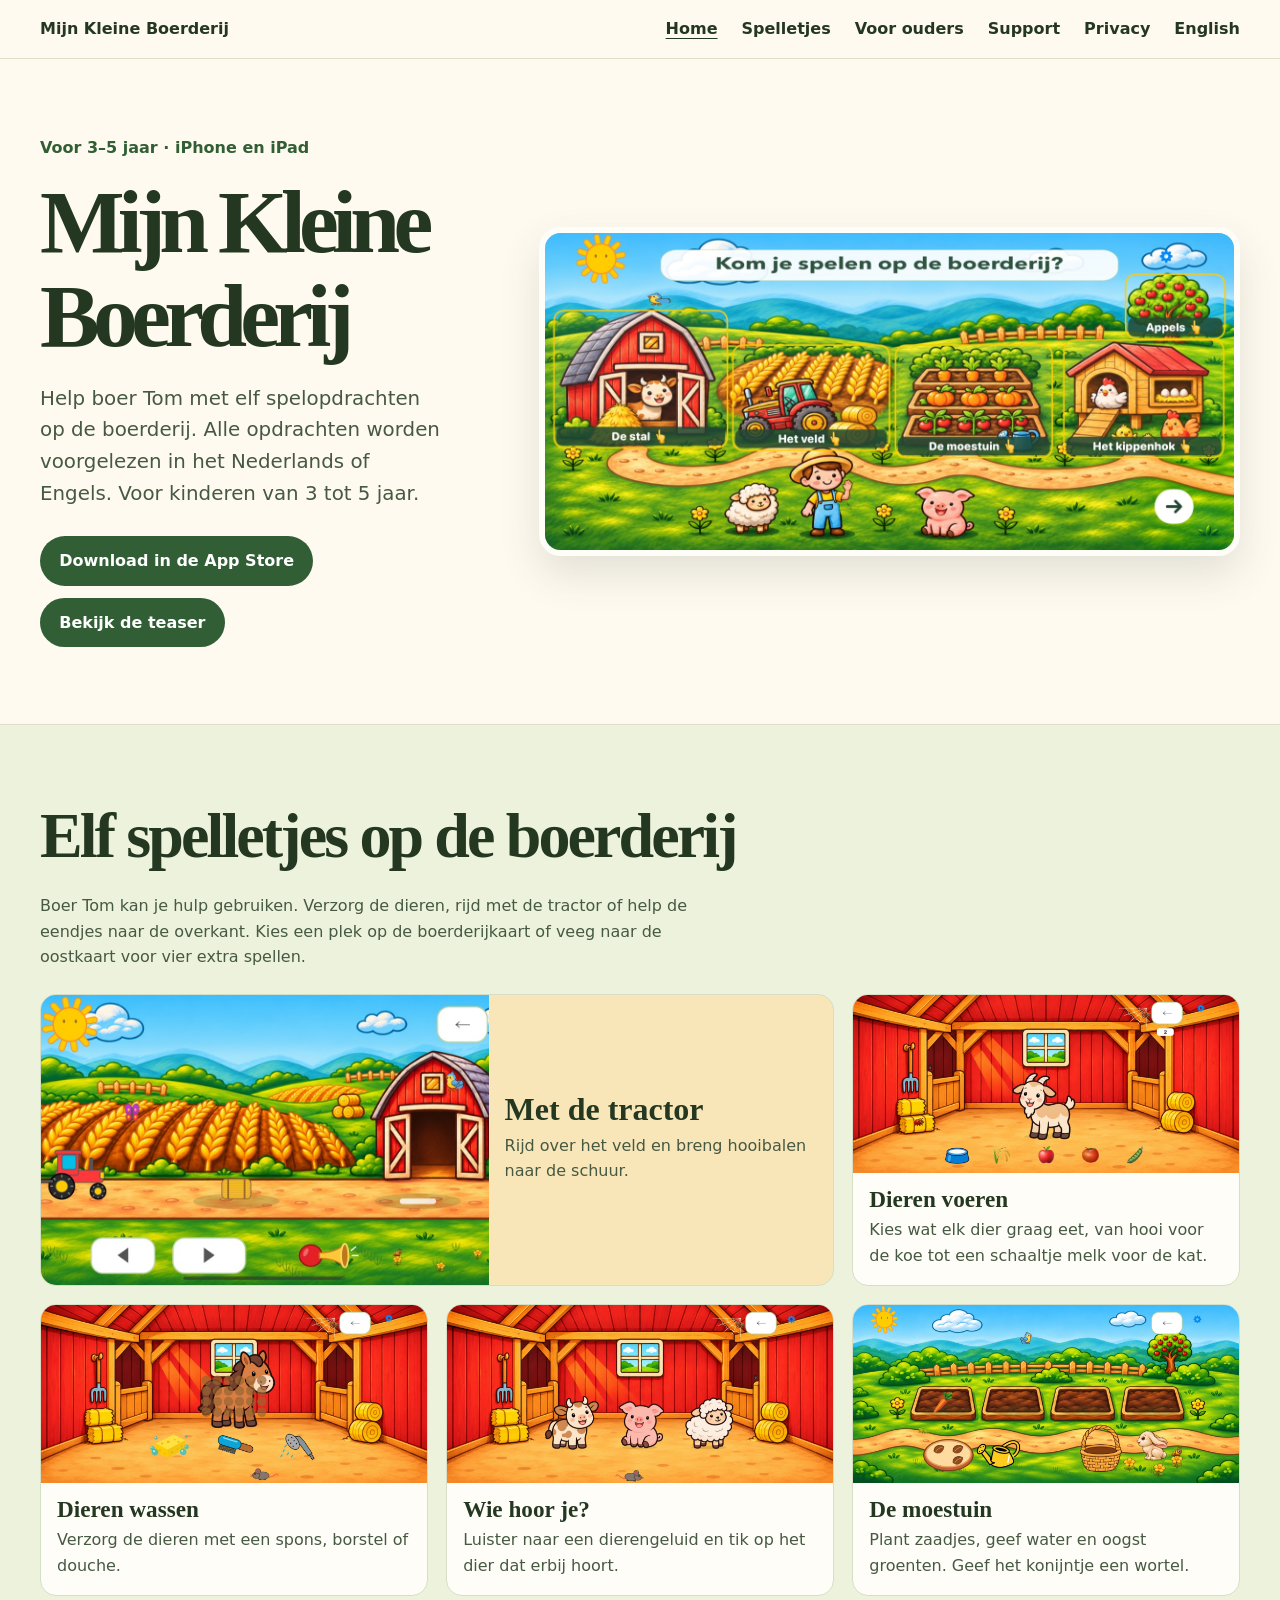
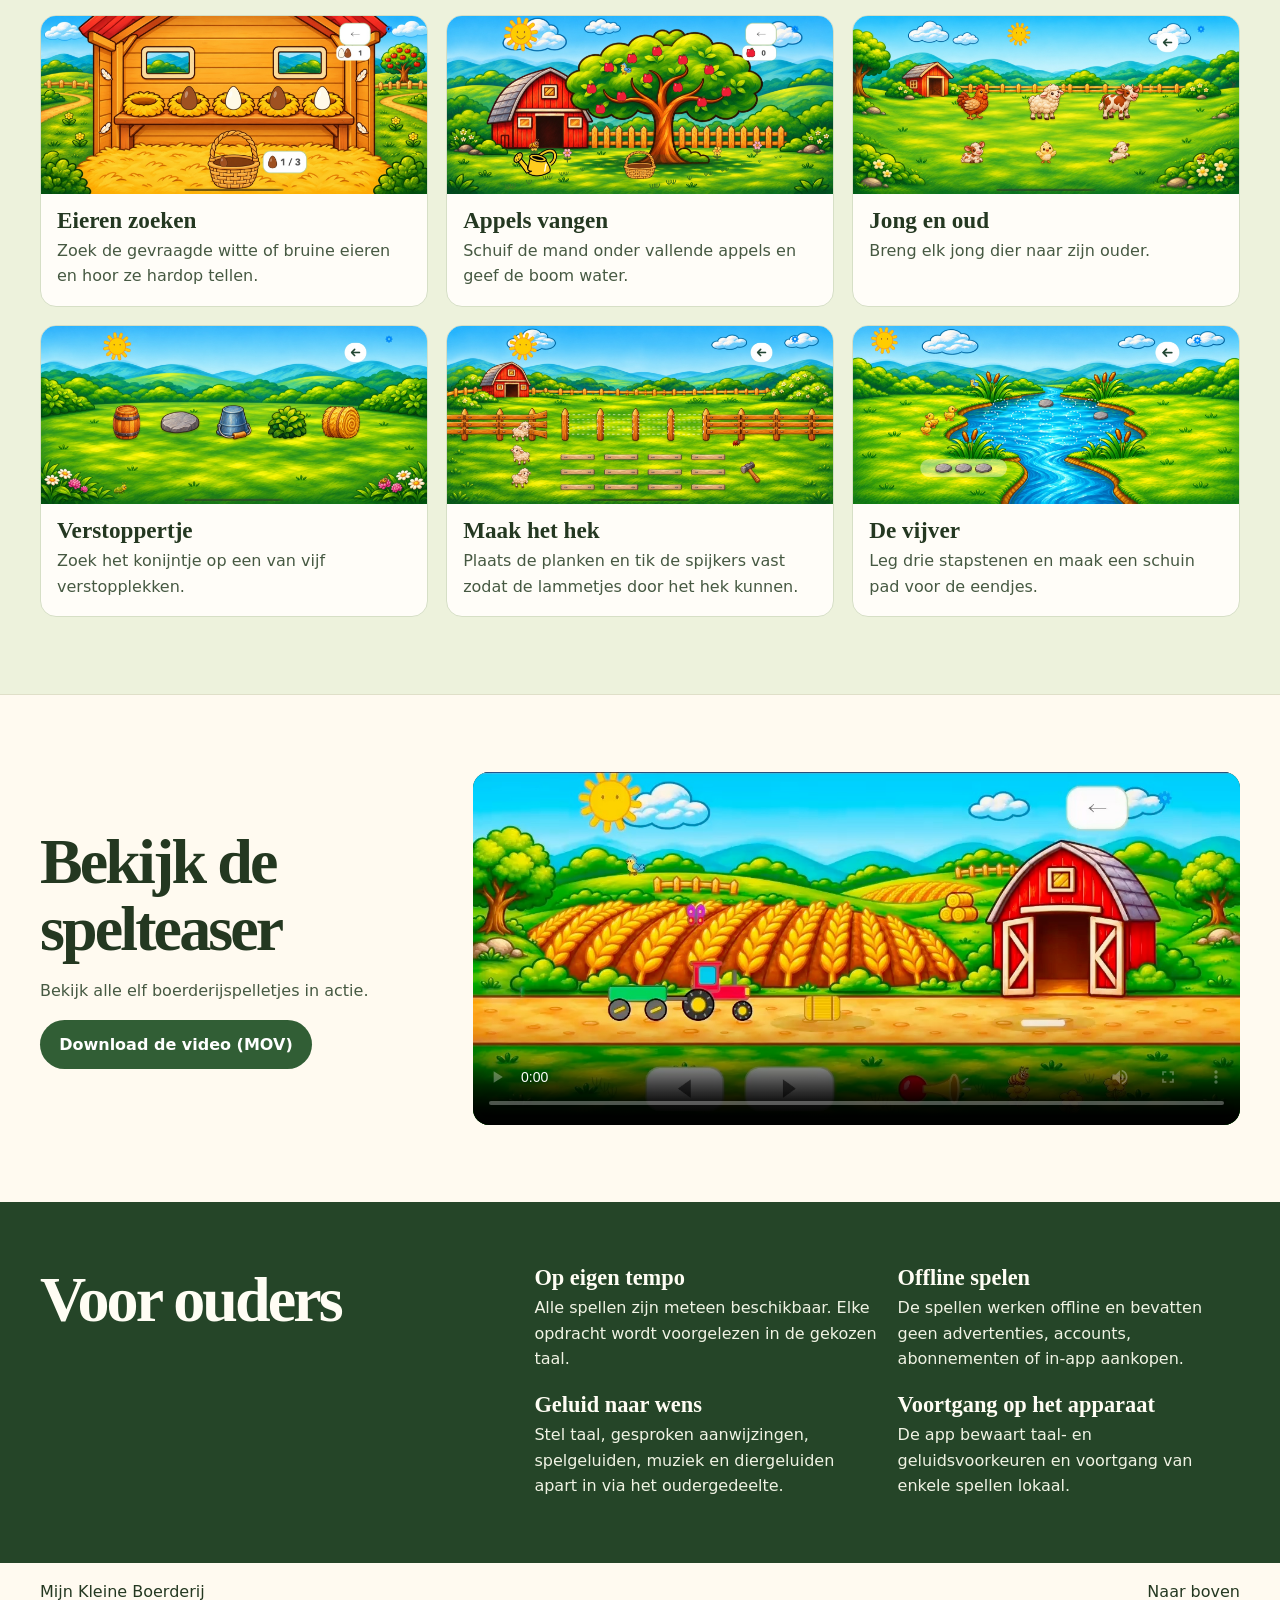
<file: index.html>
<!doctype html>
<html lang="nl">
<head>
  <meta charset="utf-8">
  <meta name="viewport" content="width=device-width, initial-scale=1">
  <meta name="description" content="Help boer Tom met elf spelopdrachten op de boerderij. Alle opdrachten worden voorgelezen in het Nederlands of Engels. Voor kinderen van 3 tot 5 jaar.">
  <title>Mijn Kleine Boerderij · Spelen, zorgen en ontdekken</title>
  <link rel="stylesheet" href="styles.css">
</head>
<body id="boven">
  <header class="masthead">
    <div class="wrap">
      <a class="brand" href="index.html">Mijn Kleine Boerderij</a>
      <nav aria-label="Hoofdnavigatie">
        <a href="index.html" aria-current="page">Home</a>
        <a href="#spelletjes">Spelletjes</a>
        <a href="#voor-ouders">Voor ouders</a>
        <a href="support.html">Support</a>
        <a href="privacy.html">Privacy</a>
        <a href="gb/index.html" lang="en">English</a>
      </nav>
    </div>
  </header>

  <main>
    <section class="hero wrap" aria-labelledby="titel">
      <div>
        <p class="platform">Voor 3–5 jaar · iPhone en iPad</p>
        <h1 id="titel">Mijn Kleine Boerderij</h1>
        <p>Help boer Tom met elf spelopdrachten op de boerderij. Alle opdrachten worden voorgelezen in het Nederlands of Engels. Voor kinderen van 3 tot 5 jaar.</p>
        <div class="hero-actions">
          <a class="button" href="https://apps.apple.com/nl/app/mijnboerderij/id6836933727">Download in de App Store</a>
          <a class="button" href="#preview">Bekijk de teaser</a>
        </div>
      </div>
      <div class="hero-image">
        <img src="Previews/farm-map.jpg" alt="De boerderij met een rode stal, een tractor, een moestuin, een kippenhok en een appelboom" width="662" height="1440" fetchpriority="high">
      </div>
    </section>

    <section class="games" id="spelletjes" aria-labelledby="spellentitel">
      <div class="wrap">
        <h2 id="spellentitel">Elf spelletjes op de boerderij</h2>
        <p class="games-intro">Boer Tom kan je hulp gebruiken. Verzorg de dieren, rijd met de tractor of help de eendjes naar de overkant. Kies een plek op de boerderijkaart of veeg naar de oostkaart voor vier extra spellen.</p>
        <div class="game-grid">
          <article class="game">
            <img src="Previews/background-veld.jpg" alt="Het veld waar je met de tractor rijdt" width="1440" height="662" loading="lazy">
            <div><h3>Met de tractor</h3><p>Rijd over het veld en breng hooibalen naar de schuur.</p></div>
          </article>
          <article class="game">
            <img src="Previews/animal-feeding.jpg" alt="Een boerderijdier met verschillende soorten voer" width="1440" height="662" loading="lazy">
            <div><h3>Dieren voeren</h3><p>Kies wat elk dier graag eet, van hooi voor de koe tot een schaaltje melk voor de kat.</p></div>
          </article>
          <article class="game">
            <img src="Previews/animal-care.jpg" alt="Een boerderijdier in de stal met verzorgingsspullen" width="1440" height="662" loading="lazy">
            <div><h3>Dieren wassen</h3><p>Verzorg de dieren met een spons, borstel of douche.</p></div>
          </article>
          <article class="game">
            <img src="Previews/animal-sounds.jpg" alt="Dieren waaruit je kunt kiezen bij het geluidenspel" width="1440" height="662" loading="lazy">
            <div><h3>Wie hoor je?</h3><p>Luister naar een dierengeluid en tik op het dier dat erbij hoort.</p></div>
          </article>
          <article class="game">
            <img src="Previews/background-moestuin.jpg" alt="De plantvakken in de moestuin" width="662" height="1440" loading="lazy">
            <div><h3>De moestuin</h3><p>Plant zaadjes, geef water en oogst groenten. Geef het konijntje een wortel.</p></div>
          </article>
          <article class="game">
            <img src="Previews/eggs-color-sorting.jpg" alt="Het spel waarin je eieren op kleur verzamelt" width="1440" height="662" loading="lazy">
            <div><h3>Eieren zoeken</h3><p>Zoek de gevraagde witte of bruine eieren en hoor ze hardop tellen.</p></div>
          </article>
          <article class="game">
            <img src="Previews/apples.jpg" alt="Een appelboom met een mand om appels te vangen" width="662" height="1440" loading="lazy">
            <div><h3>Appels vangen</h3><p>Schuif de mand onder vallende appels en geef de boom water.</p></div>
          </article>
          <article class="game">
            <img src="Previews/jong-en-oud.jpg" alt="Jonge dieren en hun ouders in het weiland" width="1440" height="662" loading="lazy">
            <div><h3>Jong en oud</h3><p>Breng elk jong dier naar zijn ouder.</p></div>
          </article>
          <article class="game">
            <img src="Previews/waar-is-het-konijn.jpg" alt="Vijf mogelijke verstopplekken voor het konijn" width="1440" height="662" loading="lazy">
            <div><h3>Verstoppertje</h3><p>Zoek het konijntje op een van vijf verstopplekken.</p></div>
          </article>
          <article class="game">
            <img src="Previews/maak-het-hek-dicht.jpg" alt="Losse planken en een hamer bij een open hek" width="1440" height="662" loading="lazy">
            <div><h3>Maak het hek</h3><p>Plaats de planken en tik de spijkers vast zodat de lammetjes door het hek kunnen.</p></div>
          </article>
          <article class="game">
            <img src="Previews/help-oversteken.jpg" alt="Eendjes op de oever en stapstenen in het water" width="662" height="1440" loading="lazy">
            <div><h3>De vijver</h3><p>Leg drie stapstenen en maak een schuin pad voor de eendjes.</p></div>
          </article>
        </div>
      </div>
    </section>

    <section class="preview wrap" id="preview" aria-labelledby="previewtitel">
      <div>
        <h2 id="previewtitel">Bekijk de spelteaser</h2>
        <p id="previewbeschrijving">Bekijk alle elf boerderijspelletjes in actie.</p>
        <a class="button" href="Previews/spelpreview.mov" download>Download de video (MOV)</a>
      </div>
      <video controls playsinline preload="metadata" poster="Previews/spelpreview.jpg"
             width="1280" height="590" aria-label="Spelbeelden van alle elf boerderijspelletjes" aria-describedby="previewbeschrijving">
        <source src="Previews/spelpreview.mov" type="video/quicktime">
        <source src="Previews/spelpreview.mp4" type="video/mp4">
      </video>
    </section>

    <section class="parents" id="voor-ouders" aria-labelledby="ouderstitel">
      <div class="wrap">
        <h2 id="ouderstitel">Voor ouders</h2>
        <div class="parent-details">
          <div><h3>Op eigen tempo</h3><p>Alle spellen zijn meteen beschikbaar. Elke opdracht wordt voorgelezen in de gekozen taal.</p></div>
          <div><h3>Offline spelen</h3><p>De spellen werken offline en bevatten geen advertenties, accounts, abonnementen of in-app aankopen.</p></div>
          <div><h3>Geluid naar wens</h3><p>Stel taal, gesproken aanwijzingen, spelgeluiden, muziek en diergeluiden apart in via het oudergedeelte.</p></div>
          <div><h3>Voortgang op het apparaat</h3><p>De app bewaart taal- en geluidsvoorkeuren en voortgang van enkele spellen lokaal.</p></div>
        </div>
      </div>
    </section>
  </main>

  <footer class="footer">
    <div class="wrap">
      <span>Mijn Kleine Boerderij</span>
      <a href="#boven">Naar boven</a>
    </div>
  </footer>
</body>
</html>
</file>
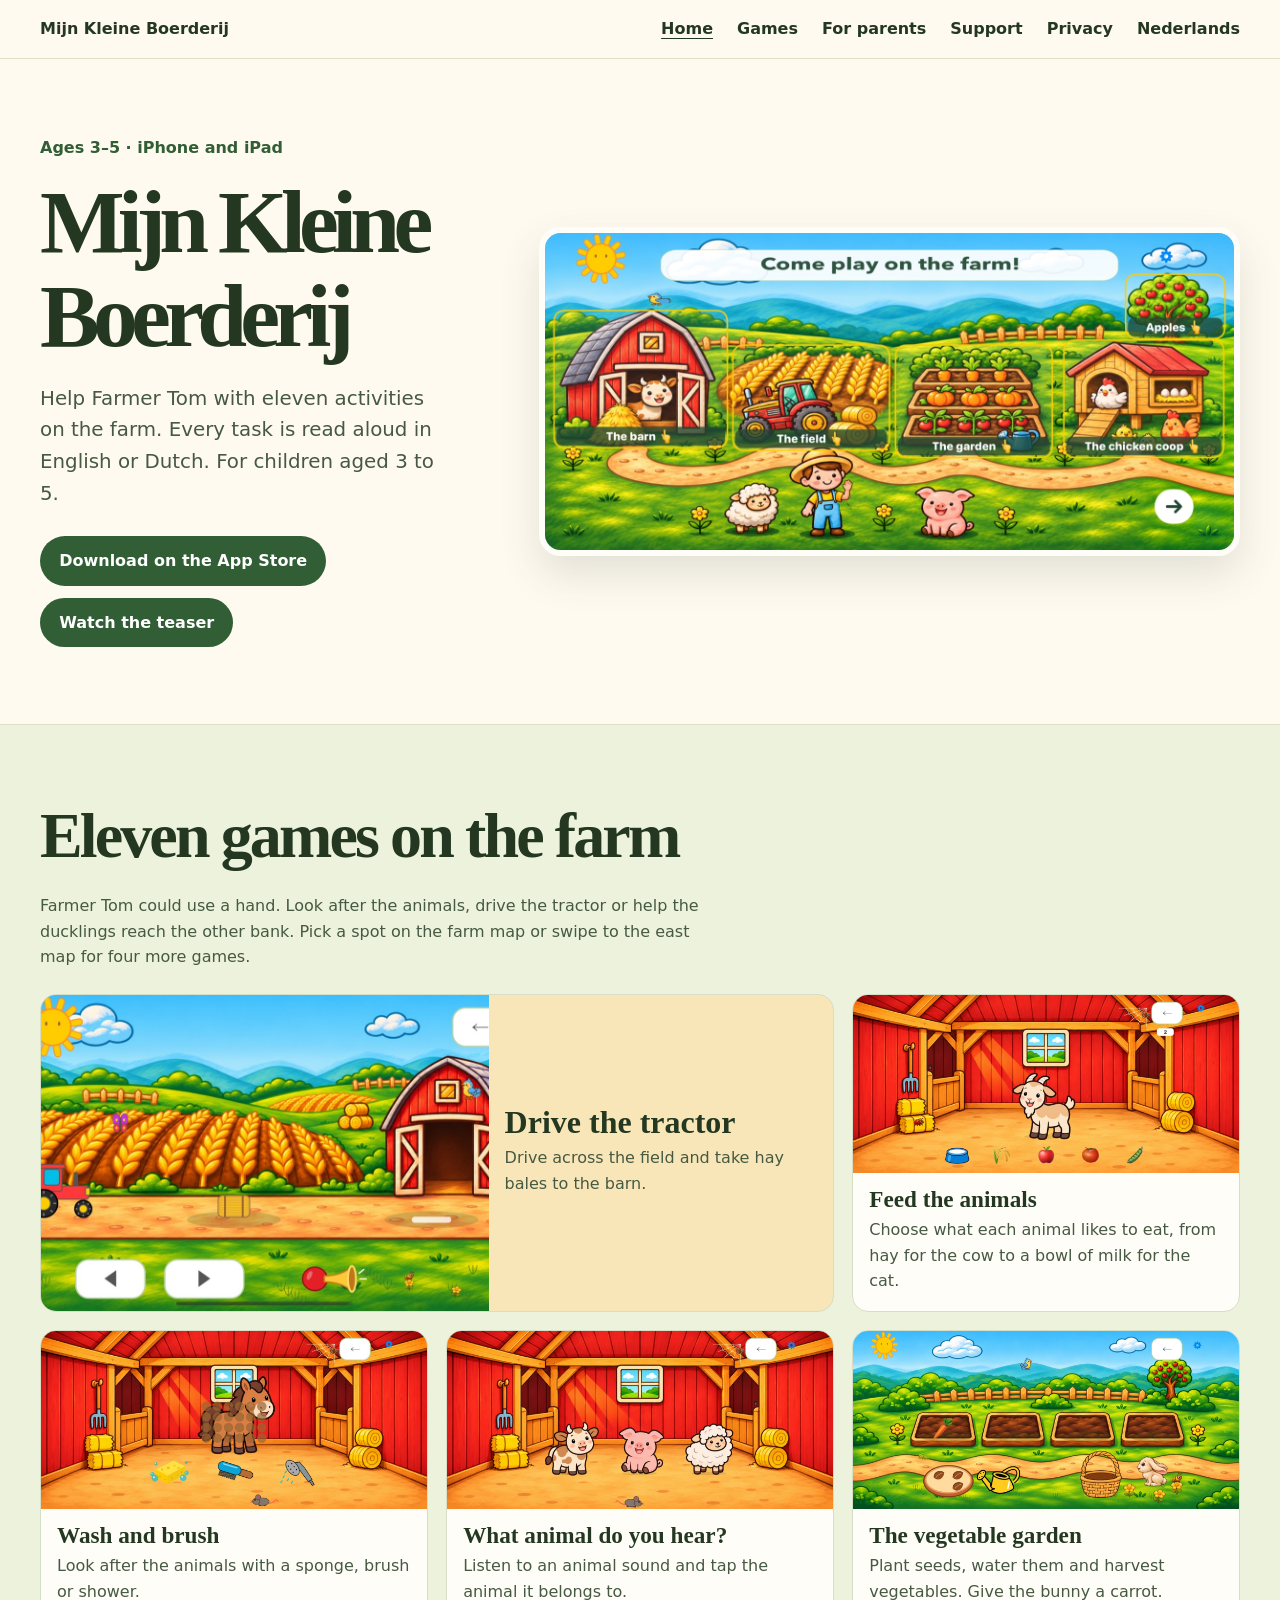
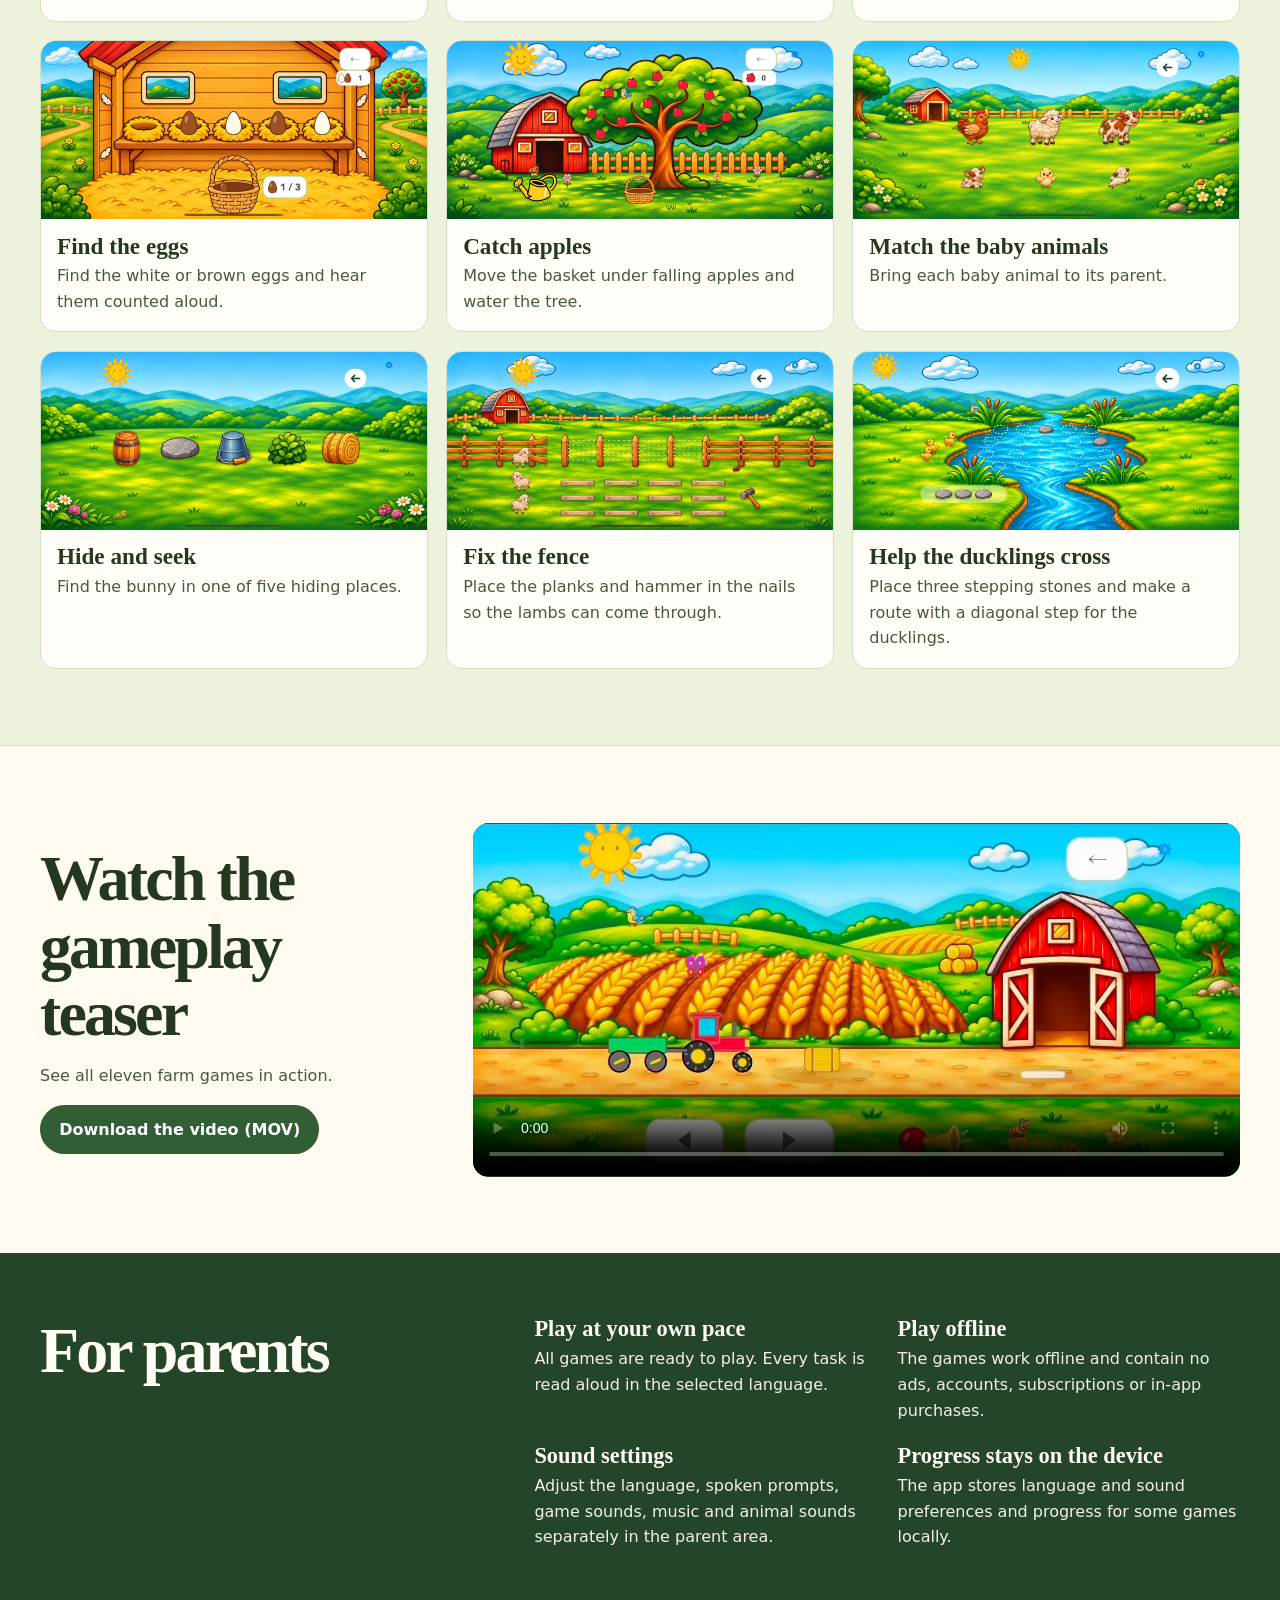
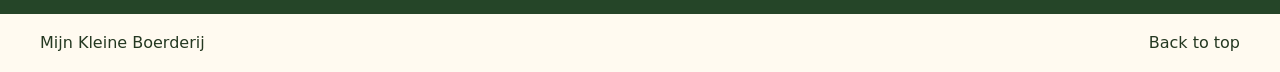
<file: gb/index.html>
<!doctype html>
<html lang="en-GB">
<head>
  <meta charset="utf-8">
  <meta name="viewport" content="width=device-width, initial-scale=1">
  <meta name="description" content="Help Farmer Tom with eleven activities on the farm. Every task is read aloud in English or Dutch. For children aged 3 to 5.">
  <title>Mijn Kleine Boerderij · Play, care and discover</title>
  <link rel="stylesheet" href="styles.css">
</head>
<body id="boven">
  <header class="masthead">
    <div class="wrap">
      <a class="brand" href="index.html">Mijn Kleine Boerderij</a>
      <nav aria-label="Main navigation">
        <a href="index.html" aria-current="page">Home</a>
        <a href="#spelletjes">Games</a>
        <a href="#voor-ouders">For parents</a>
        <a href="support.html">Support</a>
        <a href="privacy.html">Privacy</a>
        <a href="../index.html" lang="nl">Nederlands</a>
      </nav>
    </div>
  </header>

  <main>
    <section class="hero wrap" aria-labelledby="titel">
      <div>
        <p class="platform">Ages 3–5 · iPhone and iPad</p>
        <h1 id="titel">Mijn Kleine Boerderij</h1>
        <p>Help Farmer Tom with eleven activities on the farm. Every task is read aloud in English or Dutch. For children aged 3 to 5.</p>
        <div class="hero-actions">
          <a class="button" href="https://apps.apple.com/nl/app/mijnboerderij/id6836933727">Download on the App Store</a>
          <a class="button" href="#preview">Watch the teaser</a>
        </div>
      </div>
      <div class="hero-image">
        <img src="Previews/farm-map.jpg" alt="The farm, with a red barn, tractor, vegetable garden, chicken coop and apple tree" width="662" height="1440" fetchpriority="high">
      </div>
    </section>

    <section class="games" id="spelletjes" aria-labelledby="spellentitel">
      <div class="wrap">
        <h2 id="spellentitel">Eleven games on the farm</h2>
        <p class="games-intro">Farmer Tom could use a hand. Look after the animals, drive the tractor or help the ducklings reach the other bank. Pick a spot on the farm map or swipe to the east map for four more games.</p>
        <div class="game-grid">
          <article class="game">
            <img src="../Previews/background-veld.jpg" alt="The field where you drive the tractor" width="1440" height="662" loading="lazy">
            <div><h3>Drive the tractor</h3><p>Drive across the field and take hay bales to the barn.</p></div>
          </article>
          <article class="game">
            <img src="../Previews/animal-feeding.jpg" alt="A farm animal with different kinds of food" width="1440" height="662" loading="lazy">
            <div><h3>Feed the animals</h3><p>Choose what each animal likes to eat, from hay for the cow to a bowl of milk for the cat.</p></div>
          </article>
          <article class="game">
            <img src="../Previews/animal-care.jpg" alt="A farm animal in the barn with grooming tools" width="1440" height="662" loading="lazy">
            <div><h3>Wash and brush</h3><p>Look after the animals with a sponge, brush or shower.</p></div>
          </article>
          <article class="game">
            <img src="../Previews/animal-sounds.jpg" alt="Animals to choose from in the animal sounds game" width="1440" height="662" loading="lazy">
            <div><h3>What animal do you hear?</h3><p>Listen to an animal sound and tap the animal it belongs to.</p></div>
          </article>
          <article class="game">
            <img src="../Previews/background-moestuin.jpg" alt="The planting beds in the vegetable garden" width="662" height="1440" loading="lazy">
            <div><h3>The vegetable garden</h3><p>Plant seeds, water them and harvest vegetables. Give the bunny a carrot.</p></div>
          </article>
          <article class="game">
            <img src="../Previews/eggs-color-sorting.jpg" alt="The game where you collect eggs by colour" width="1440" height="662" loading="lazy">
            <div><h3>Find the eggs</h3><p>Find the white or brown eggs and hear them counted aloud.</p></div>
          </article>
          <article class="game">
            <img src="../Previews/apples.jpg" alt="An apple tree and a basket for catching apples" width="662" height="1440" loading="lazy">
            <div><h3>Catch apples</h3><p>Move the basket under falling apples and water the tree.</p></div>
          </article>
          <article class="game">
            <img src="../Previews/jong-en-oud.jpg" alt="Baby animals and their parents in the meadow" width="1440" height="662" loading="lazy">
            <div><h3>Match the baby animals</h3><p>Bring each baby animal to its parent.</p></div>
          </article>
          <article class="game">
            <img src="../Previews/waar-is-het-konijn.jpg" alt="Five places where the bunny might be hiding" width="1440" height="662" loading="lazy">
            <div><h3>Hide and seek</h3><p>Find the bunny in one of five hiding places.</p></div>
          </article>
          <article class="game">
            <img src="../Previews/maak-het-hek-dicht.jpg" alt="Loose planks and a hammer beside the unfinished fence" width="1440" height="662" loading="lazy">
            <div><h3>Fix the fence</h3><p>Place the planks and hammer in the nails so the lambs can come through.</p></div>
          </article>
          <article class="game">
            <img src="../Previews/help-oversteken.jpg" alt="Ducklings on the bank and stepping stones in the water" width="662" height="1440" loading="lazy">
            <div><h3>Help the ducklings cross</h3><p>Place three stepping stones and make a route with a diagonal step for the ducklings.</p></div>
          </article>
        </div>
      </div>
    </section>

    <section class="preview wrap" id="preview" aria-labelledby="previewtitel">
      <div>
        <h2 id="previewtitel">Watch the gameplay teaser</h2>
        <p id="previewbeschrijving">See all eleven farm games in action.</p>
        <a class="button" href="../Previews/spelpreview.mov" download>Download the video (MOV)</a>
      </div>
      <video controls playsinline preload="metadata" poster="../Previews/spelpreview.jpg"
             width="1280" height="590" aria-label="Gameplay from all eleven farm games" aria-describedby="previewbeschrijving">
        <source src="../Previews/spelpreview.mov" type="video/quicktime">
        <source src="../Previews/spelpreview.mp4" type="video/mp4">
      </video>
    </section>

    <section class="parents" id="voor-ouders" aria-labelledby="ouderstitel">
      <div class="wrap">
        <h2 id="ouderstitel">For parents</h2>
        <div class="parent-details">
          <div><h3>Play at your own pace</h3><p>All games are ready to play. Every task is read aloud in the selected language.</p></div>
          <div><h3>Play offline</h3><p>The games work offline and contain no ads, accounts, subscriptions or in-app purchases.</p></div>
          <div><h3>Sound settings</h3><p>Adjust the language, spoken prompts, game sounds, music and animal sounds separately in the parent area.</p></div>
          <div><h3>Progress stays on the device</h3><p>The app stores language and sound preferences and progress for some games locally.</p></div>
        </div>
      </div>
    </section>
  </main>

  <footer class="footer">
    <div class="wrap">
      <span>Mijn Kleine Boerderij</span>
      <a href="#boven">Back to top</a>
    </div>
  </footer>
</body>
</html>
</file>
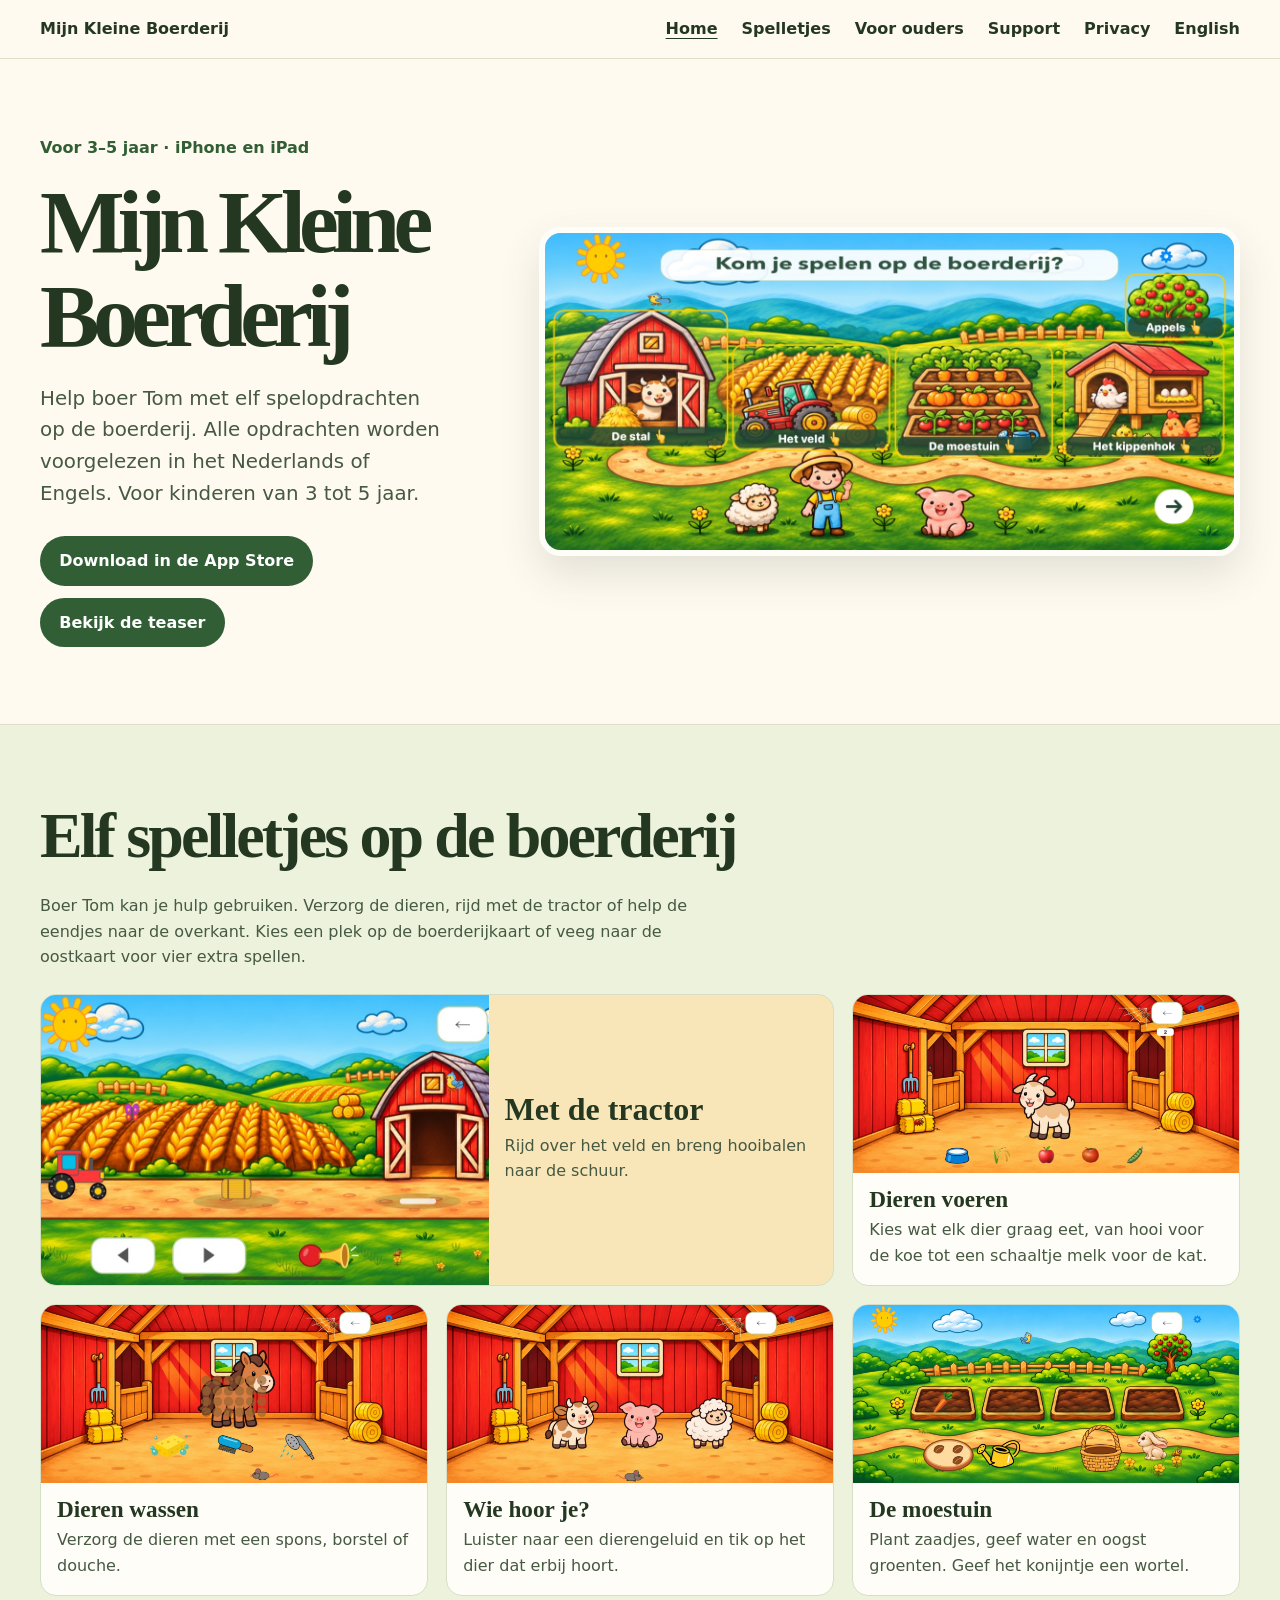
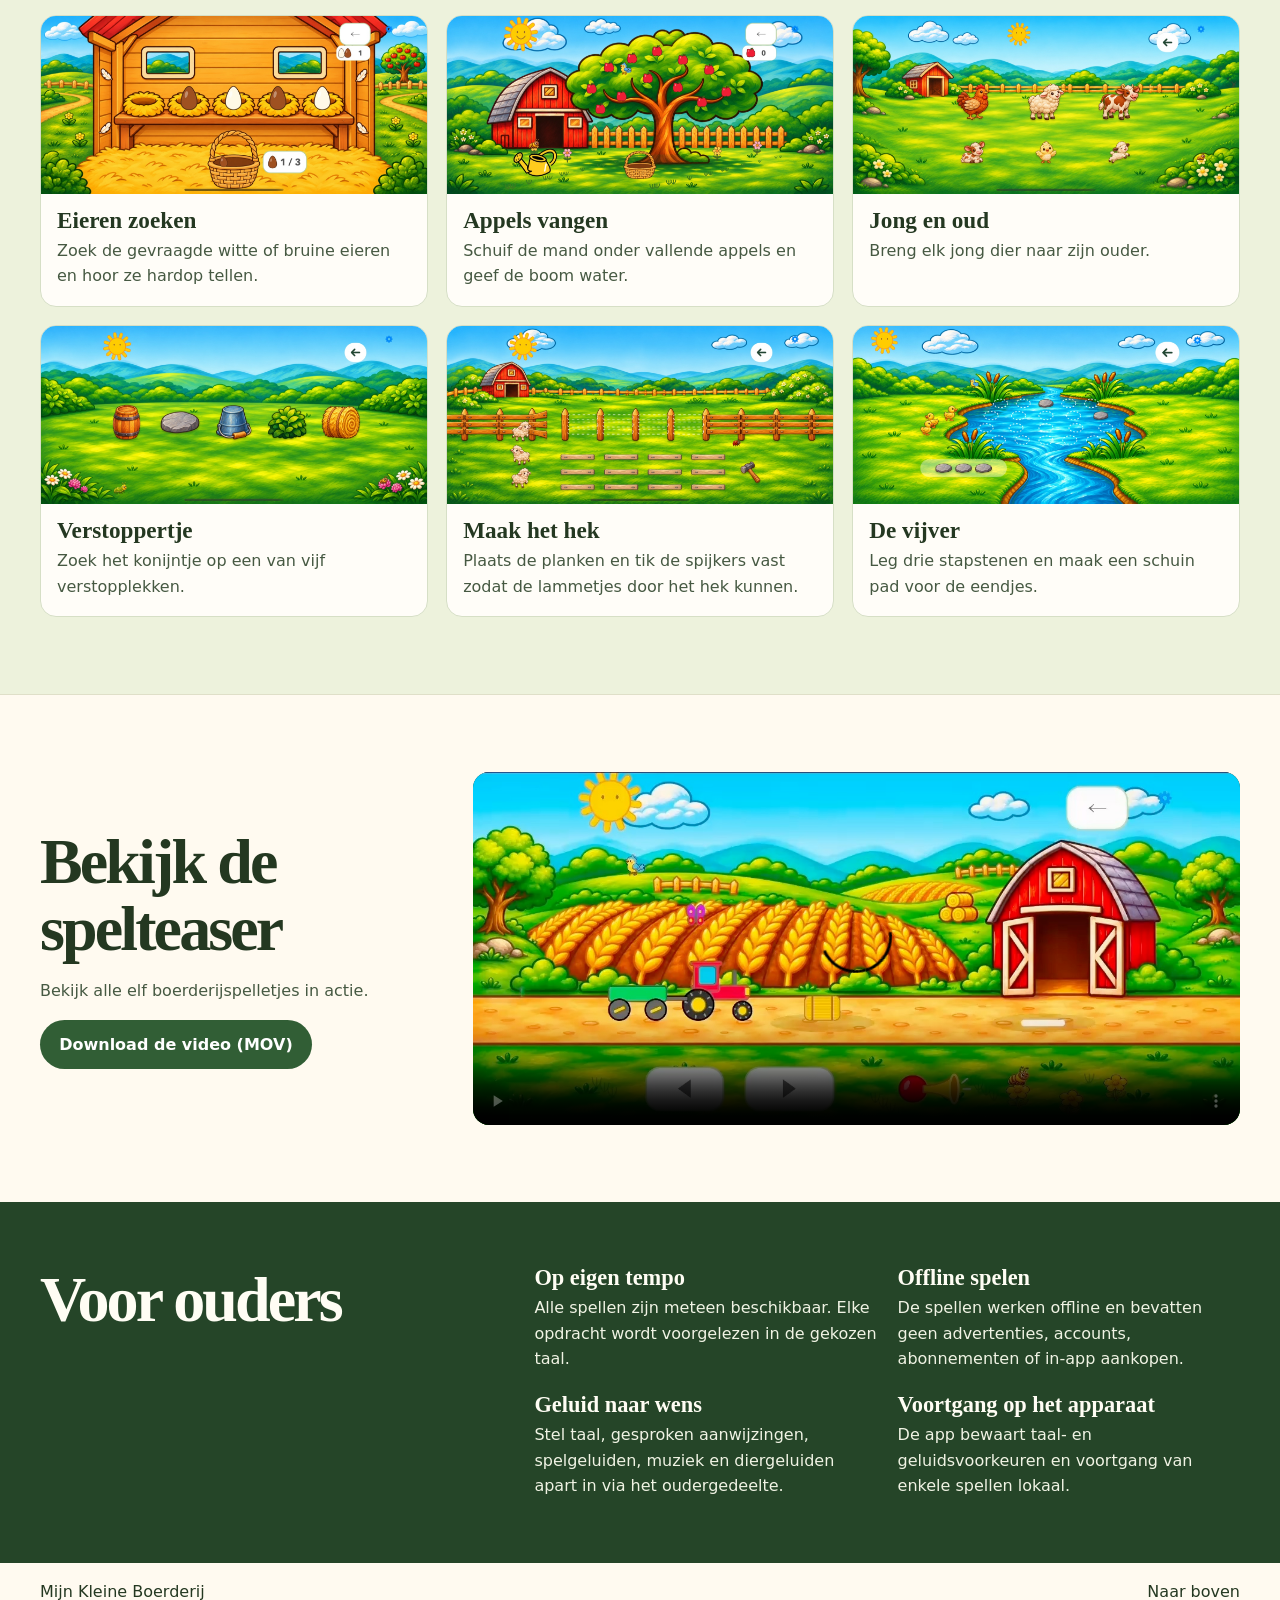
<file: Marketing/index.html>
<!doctype html>
<html lang="nl">
<head>
  <meta charset="utf-8">
  <meta name="viewport" content="width=device-width, initial-scale=1">
  <meta http-equiv="refresh" content="0; url=../index.html">
  <link rel="canonical" href="../index.html">
  <title>Mijn Kleine Boerderij</title>
</head>
<body>
  <p><a href="../index.html">Ga naar Mijn Kleine Boerderij</a></p>
</body>
</html>
</file>
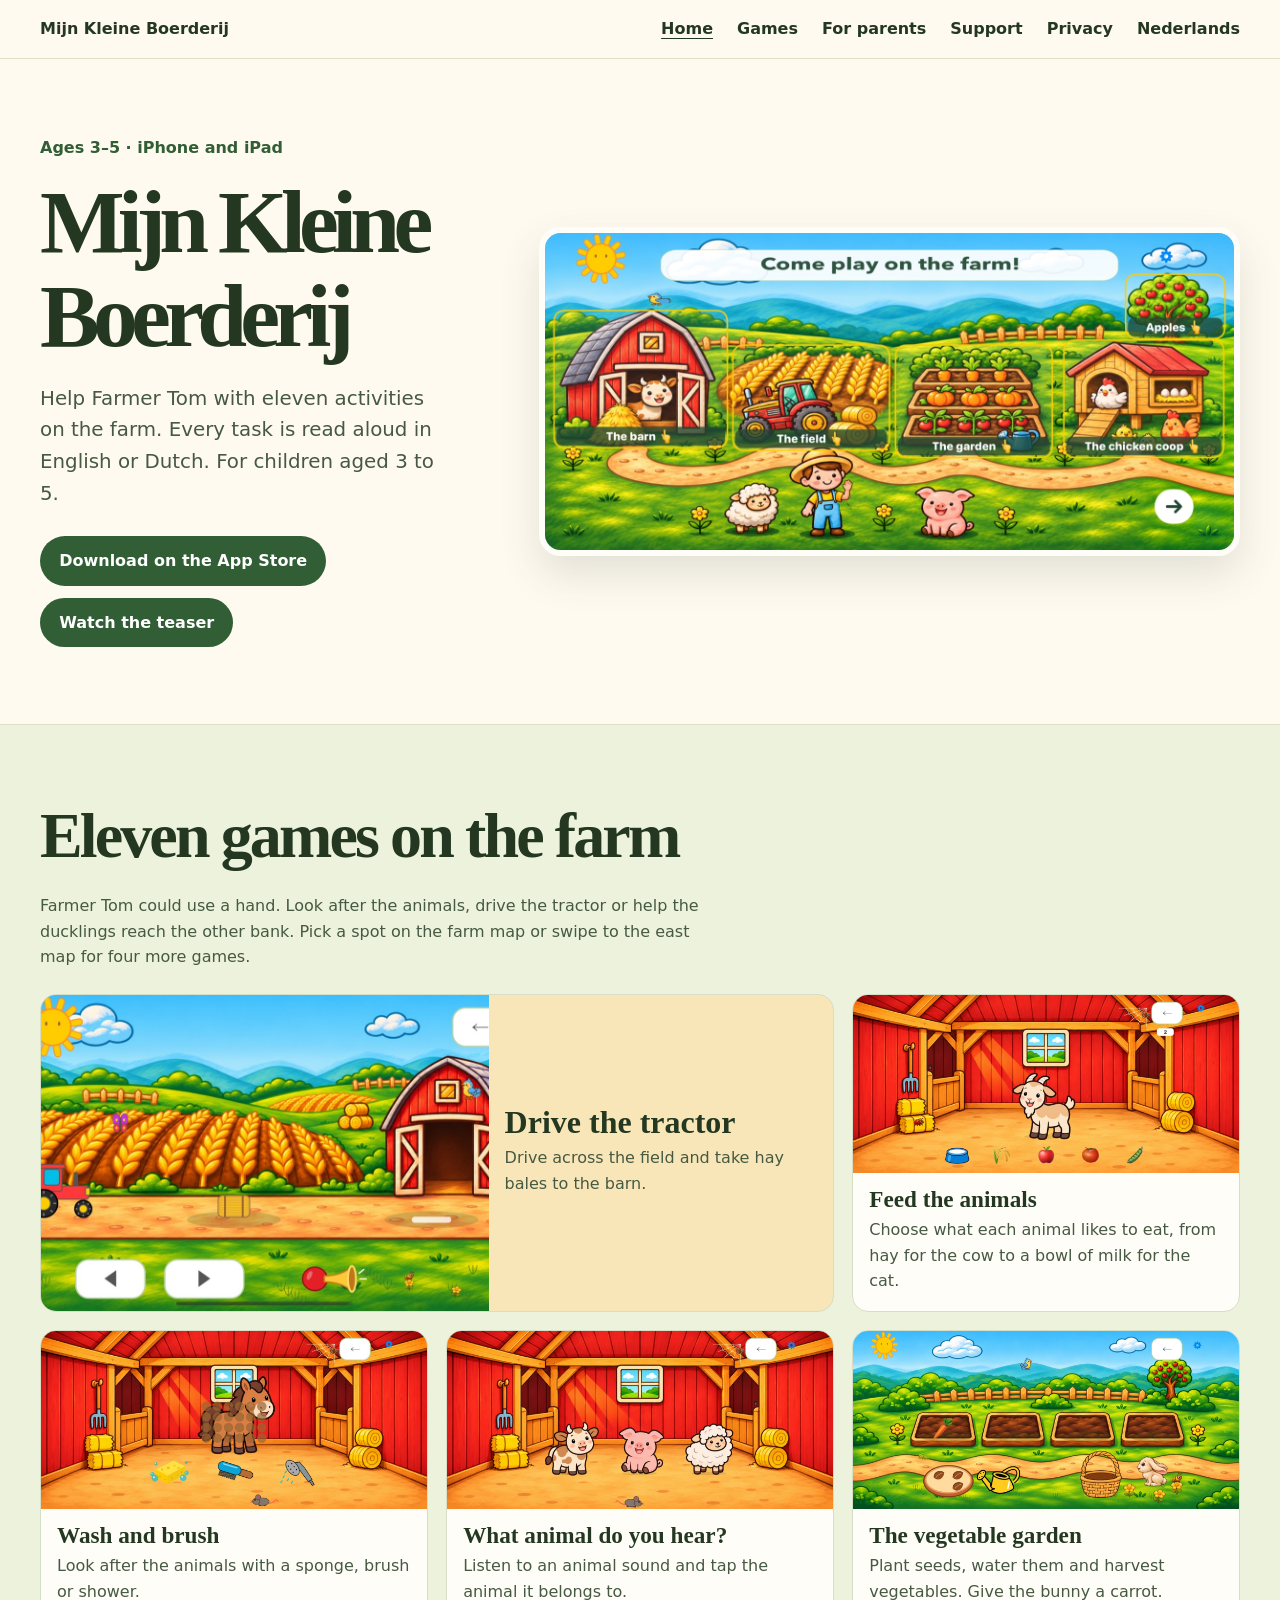
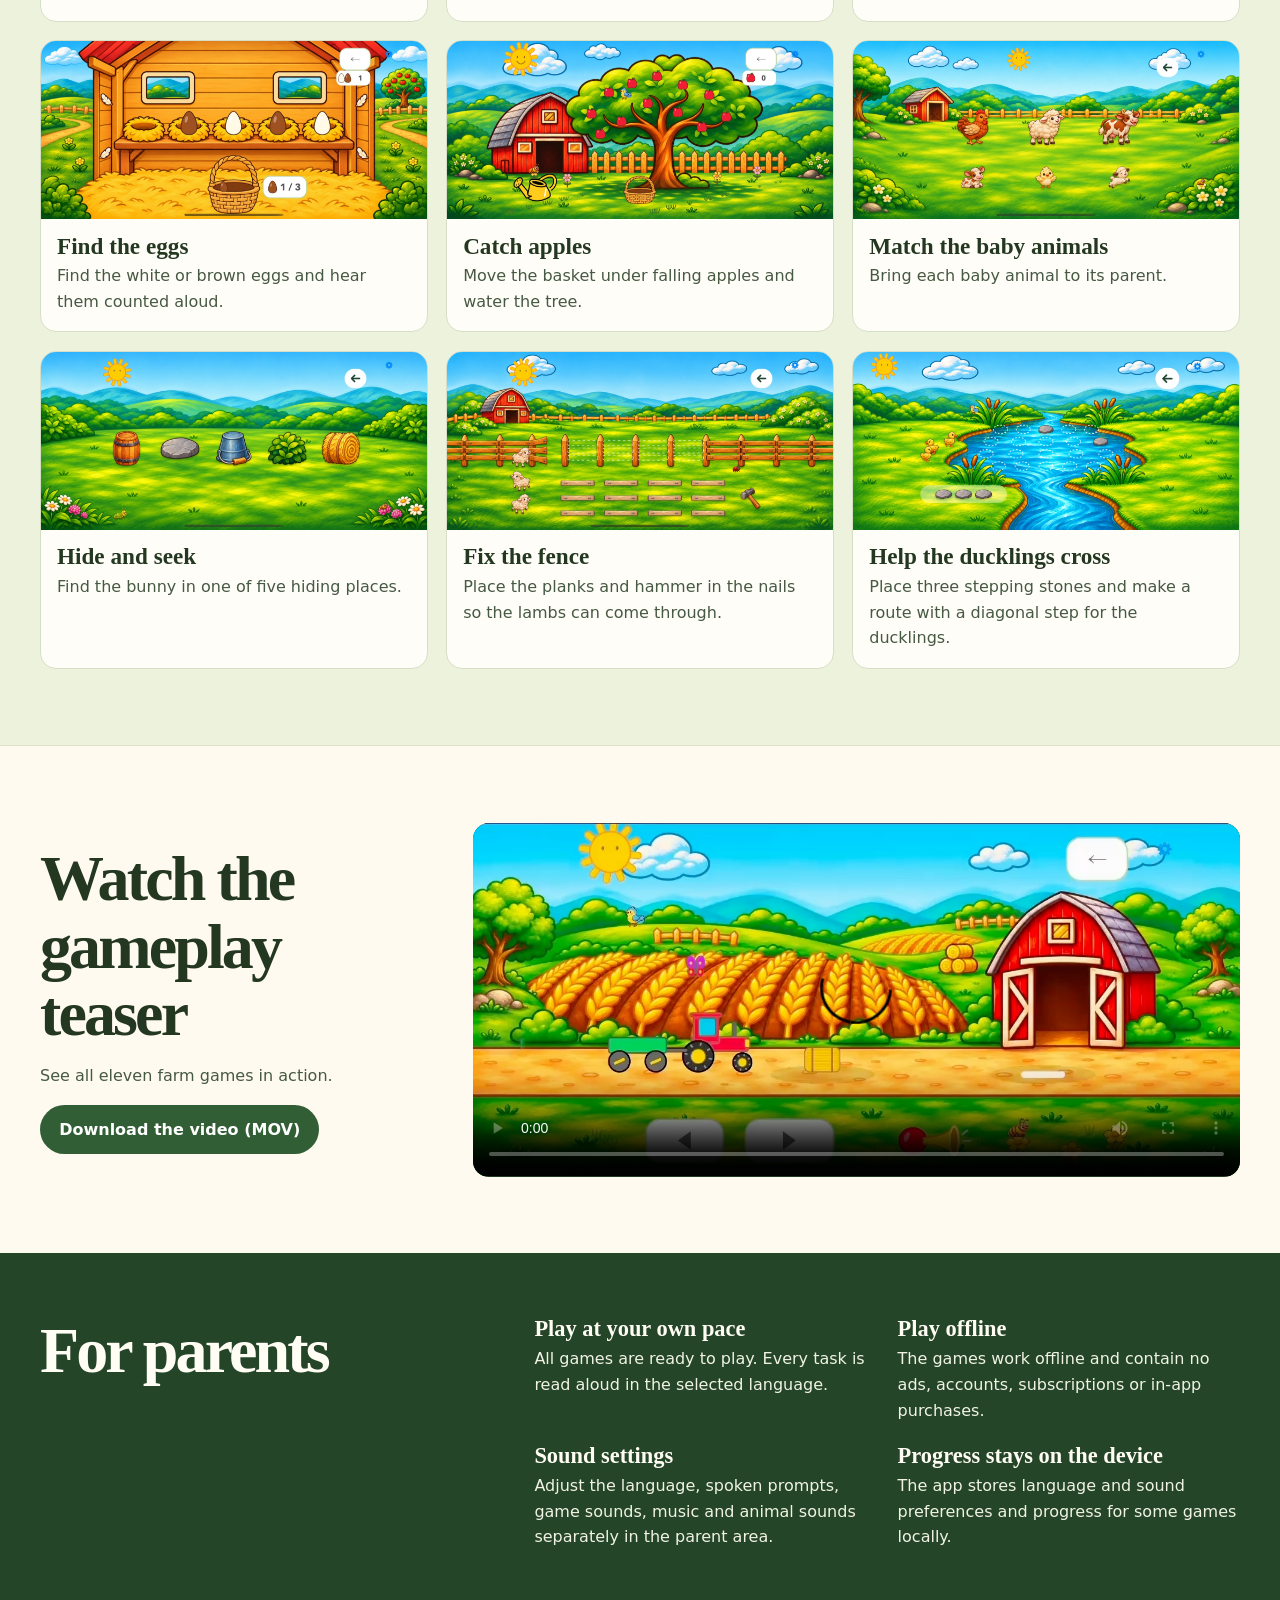
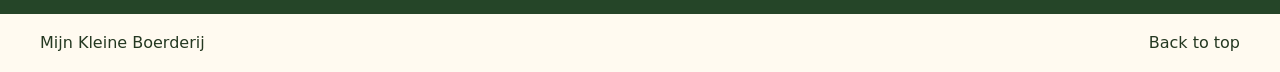
<file: gb/Marketing/index.html>
<!doctype html>
<html lang="en-GB">
<head>
  <meta charset="utf-8">
  <meta name="viewport" content="width=device-width, initial-scale=1">
  <meta http-equiv="refresh" content="0; url=../index.html">
  <link rel="canonical" href="../index.html">
  <title>Mijn Kleine Boerderij</title>
</head>
<body>
  <p><a href="../index.html">Go to Mijn Kleine Boerderij</a></p>
</body>
</html>
</file>
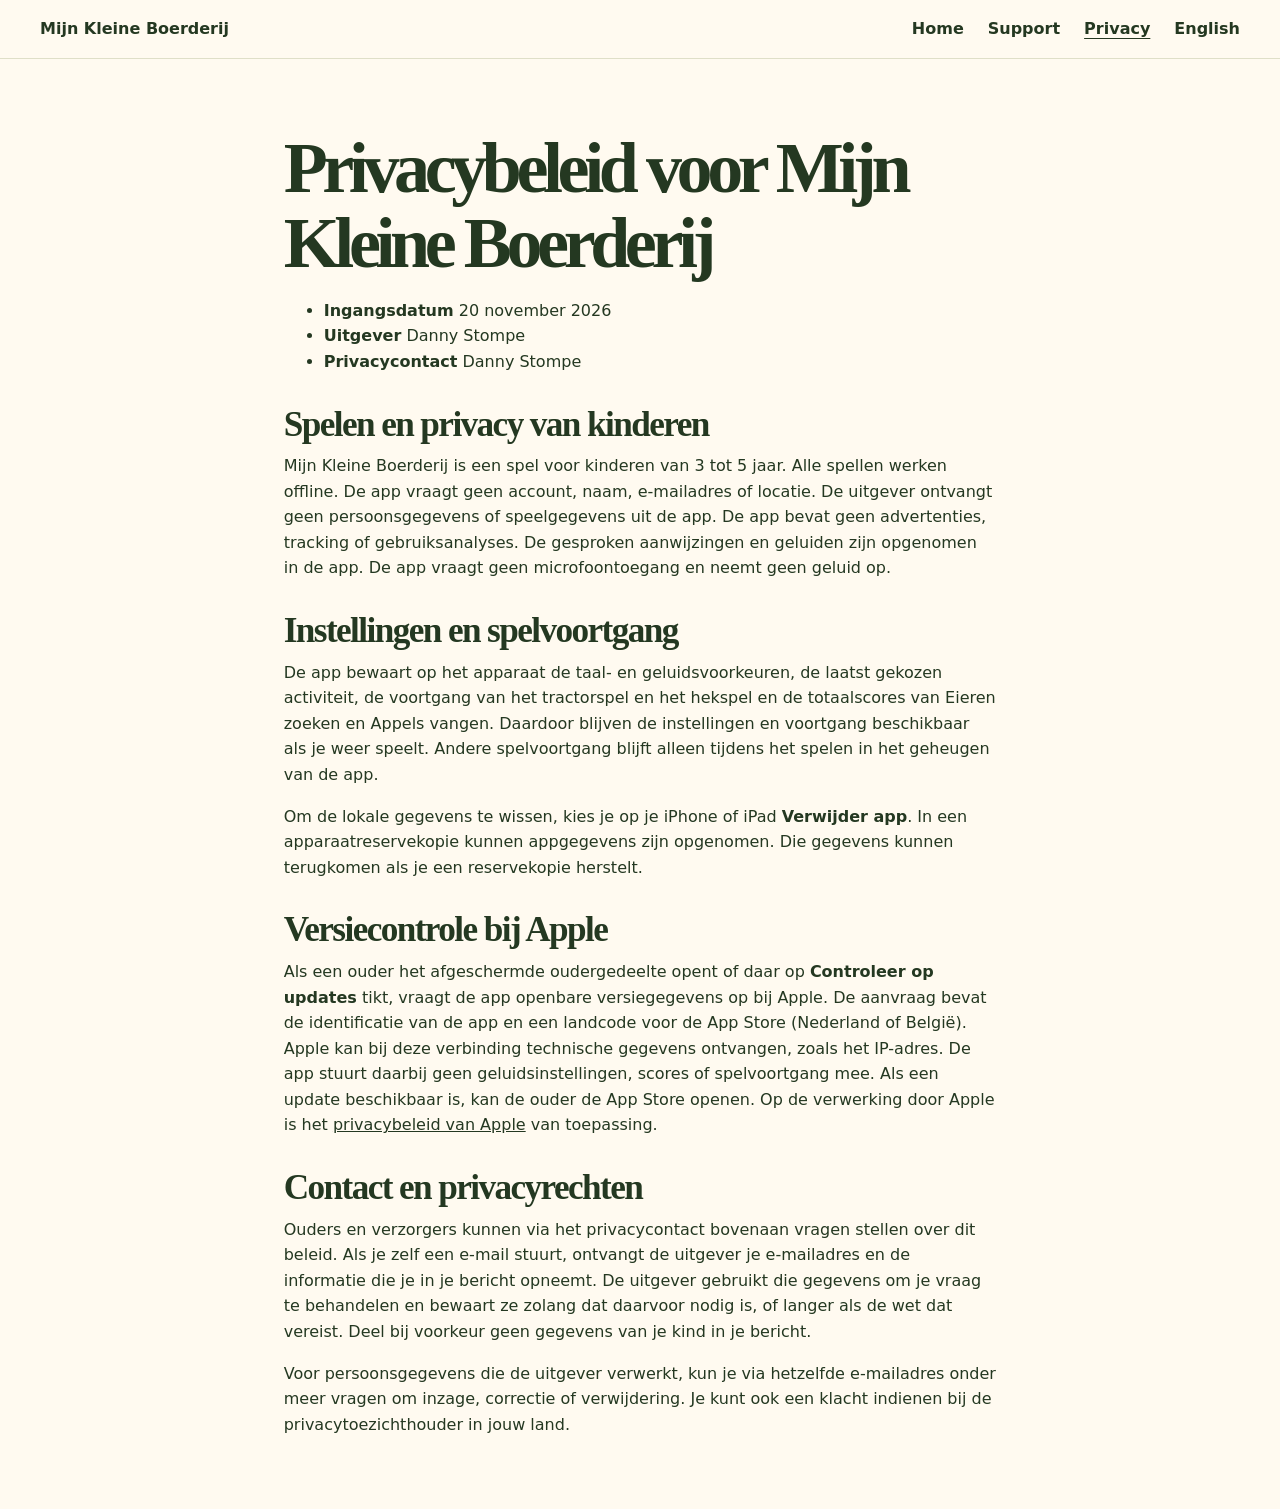
<file: privacy.html>
<!doctype html>
<html lang="nl">
<head>
  <meta charset="utf-8">
  <meta name="viewport" content="width=device-width, initial-scale=1">
  <title>Privacybeleid voor Mijn Kleine Boerderij</title>
  <link rel="stylesheet" href="styles.css">
</head>
<body>
  <header class="masthead">
    <div class="wrap">
      <a class="brand" href="index.html">Mijn Kleine Boerderij</a>
      <nav aria-label="Hoofdnavigatie">
        <a href="index.html">Home</a>
        <a href="support.html">Support</a>
        <a href="privacy.html" aria-current="page">Privacy</a>
        <a href="gb/privacy.html" lang="en">English</a>
      </nav>
    </div>
  </header>
  <main class="wrap article">
    <h1>Privacybeleid voor Mijn Kleine Boerderij</h1>
    <ul>
      <li><strong>Ingangsdatum</strong> <time datetime="2026-11-20">20 november 2026</time></li>
      <li><strong>Uitgever</strong> Danny Stompe</li>
      <li><strong>Privacycontact</strong> Danny Stompe</li>
    </ul>
    <h2>Spelen en privacy van kinderen</h2>
    <p>Mijn Kleine Boerderij is een spel voor kinderen van 3 tot 5 jaar. Alle spellen werken offline. De app vraagt geen account, naam, e-mailadres of locatie. De uitgever ontvangt geen persoonsgegevens of speelgegevens uit de app. De app bevat geen advertenties, tracking of gebruiksanalyses. De gesproken aanwijzingen en geluiden zijn opgenomen in de app. De app vraagt geen microfoontoegang en neemt geen geluid op.</p>
    <h2>Instellingen en spelvoortgang</h2>
    <p>De app bewaart op het apparaat de taal- en geluidsvoorkeuren, de laatst gekozen activiteit, de voortgang van het tractorspel en het hekspel en de totaalscores van Eieren zoeken en Appels vangen. Daardoor blijven de instellingen en voortgang beschikbaar als je weer speelt. Andere spelvoortgang blijft alleen tijdens het spelen in het geheugen van de app.</p>
    <p>Om de lokale gegevens te wissen, kies je op je iPhone of iPad <strong>Verwijder app</strong>. In een apparaatreservekopie kunnen appgegevens zijn opgenomen. Die gegevens kunnen terugkomen als je een reservekopie herstelt.</p>
    <h2>Versiecontrole bij Apple</h2>
    <p>Als een ouder het afgeschermde oudergedeelte opent of daar op <strong>Controleer op updates</strong> tikt, vraagt de app openbare versiegegevens op bij Apple. De aanvraag bevat de identificatie van de app en een landcode voor de App Store (Nederland of België). Apple kan bij deze verbinding technische gegevens ontvangen, zoals het IP-adres. De app stuurt daarbij geen geluidsinstellingen, scores of spelvoortgang mee. Als een update beschikbaar is, kan de ouder de App Store openen. Op de verwerking door Apple is het <a href="https://www.apple.com/nl/legal/privacy/">privacybeleid van Apple</a> van toepassing.</p>
    <h2>Contact en privacyrechten</h2>
    <p>Ouders en verzorgers kunnen via het privacycontact bovenaan vragen stellen over dit beleid. Als je zelf een e-mail stuurt, ontvangt de uitgever je e-mailadres en de informatie die je in je bericht opneemt. De uitgever gebruikt die gegevens om je vraag te behandelen en bewaart ze zolang dat daarvoor nodig is, of langer als de wet dat vereist. Deel bij voorkeur geen gegevens van je kind in je bericht.</p>
    <p>Voor persoonsgegevens die de uitgever verwerkt, kun je via hetzelfde e-mailadres onder meer vragen om inzage, correctie of verwijdering. Je kunt ook een klacht indienen bij de privacytoezichthouder in jouw land.</p>
  </main>
</body>
</html>
</file>
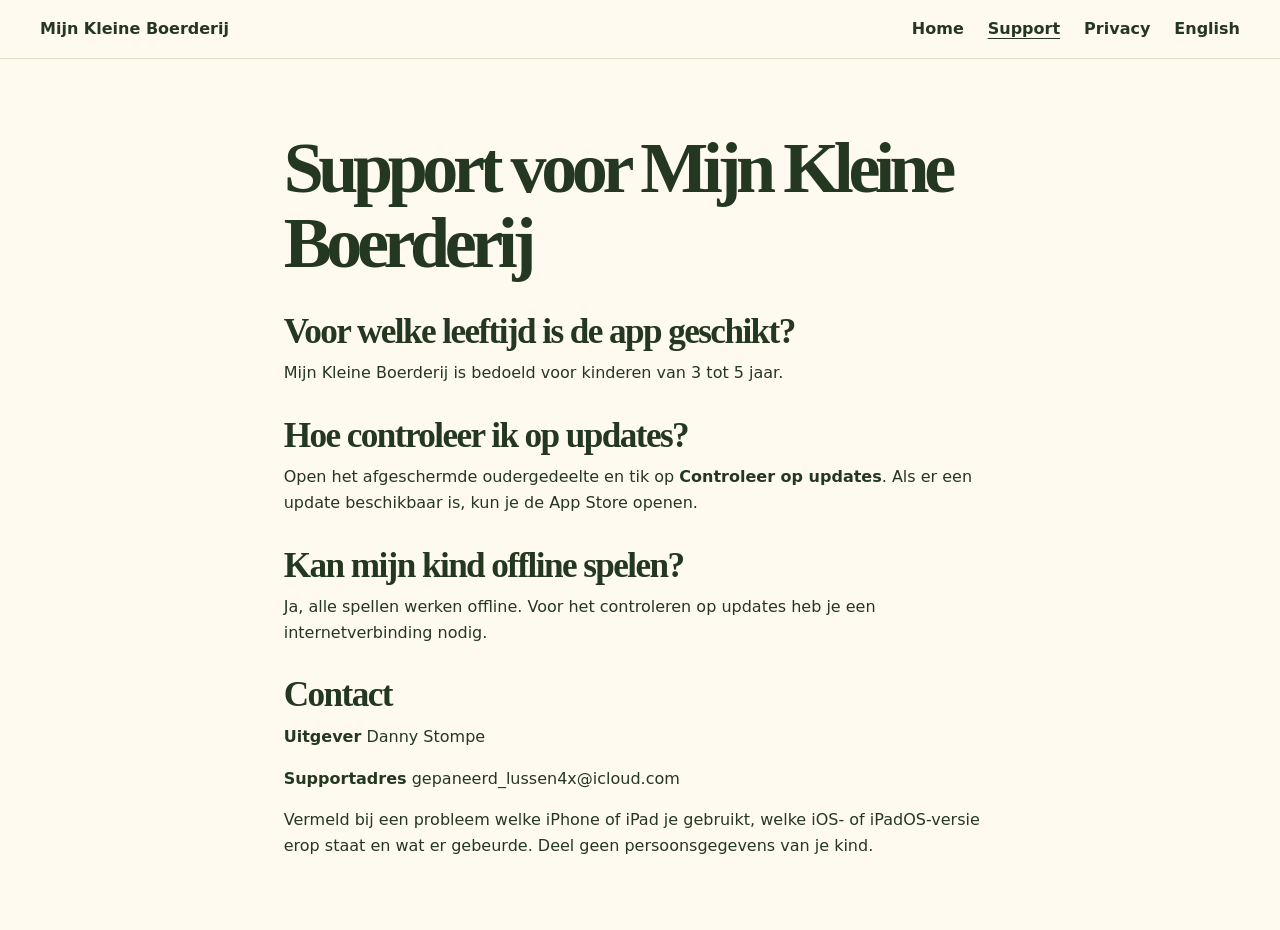
<file: support.html>
<!doctype html>
<html lang="nl">
<head>
  <meta charset="utf-8">
  <meta name="viewport" content="width=device-width, initial-scale=1">
  <title>Support voor Mijn Kleine Boerderij</title>
  <link rel="stylesheet" href="styles.css">
</head>
<body>
  <header class="masthead">
    <div class="wrap">
      <a class="brand" href="index.html">Mijn Kleine Boerderij</a>
      <nav aria-label="Hoofdnavigatie">
        <a href="index.html">Home</a>
        <a href="support.html" aria-current="page">Support</a>
        <a href="privacy.html">Privacy</a>
        <a href="gb/support.html" lang="en">English</a>
      </nav>
    </div>
  </header>
  <main class="wrap article">
    <h1>Support voor Mijn Kleine Boerderij</h1>

    <h2>Voor welke leeftijd is de app geschikt?</h2>
    <p>Mijn Kleine Boerderij is bedoeld voor kinderen van 3 tot 5 jaar.</p>

    <h2>Hoe controleer ik op updates?</h2>
    <p>Open het afgeschermde oudergedeelte en tik op <strong>Controleer op updates</strong>. Als er een update beschikbaar is, kun je de App Store openen.</p>

    <h2>Kan mijn kind offline spelen?</h2>
    <p>Ja, alle spellen werken offline. Voor het controleren op updates heb je een internetverbinding nodig.</p>

    <h2>Contact</h2>
    <p><strong>Uitgever</strong> Danny Stompe</p>
    <p><strong>Supportadres</strong> gepaneerd_lussen4x@icloud.com </p>
    <p>Vermeld bij een probleem welke iPhone of iPad je gebruikt, welke iOS- of iPadOS-versie erop staat en wat er gebeurde. Deel geen persoonsgegevens van je kind.</p>
  </main>
</body>
</html>
</file>
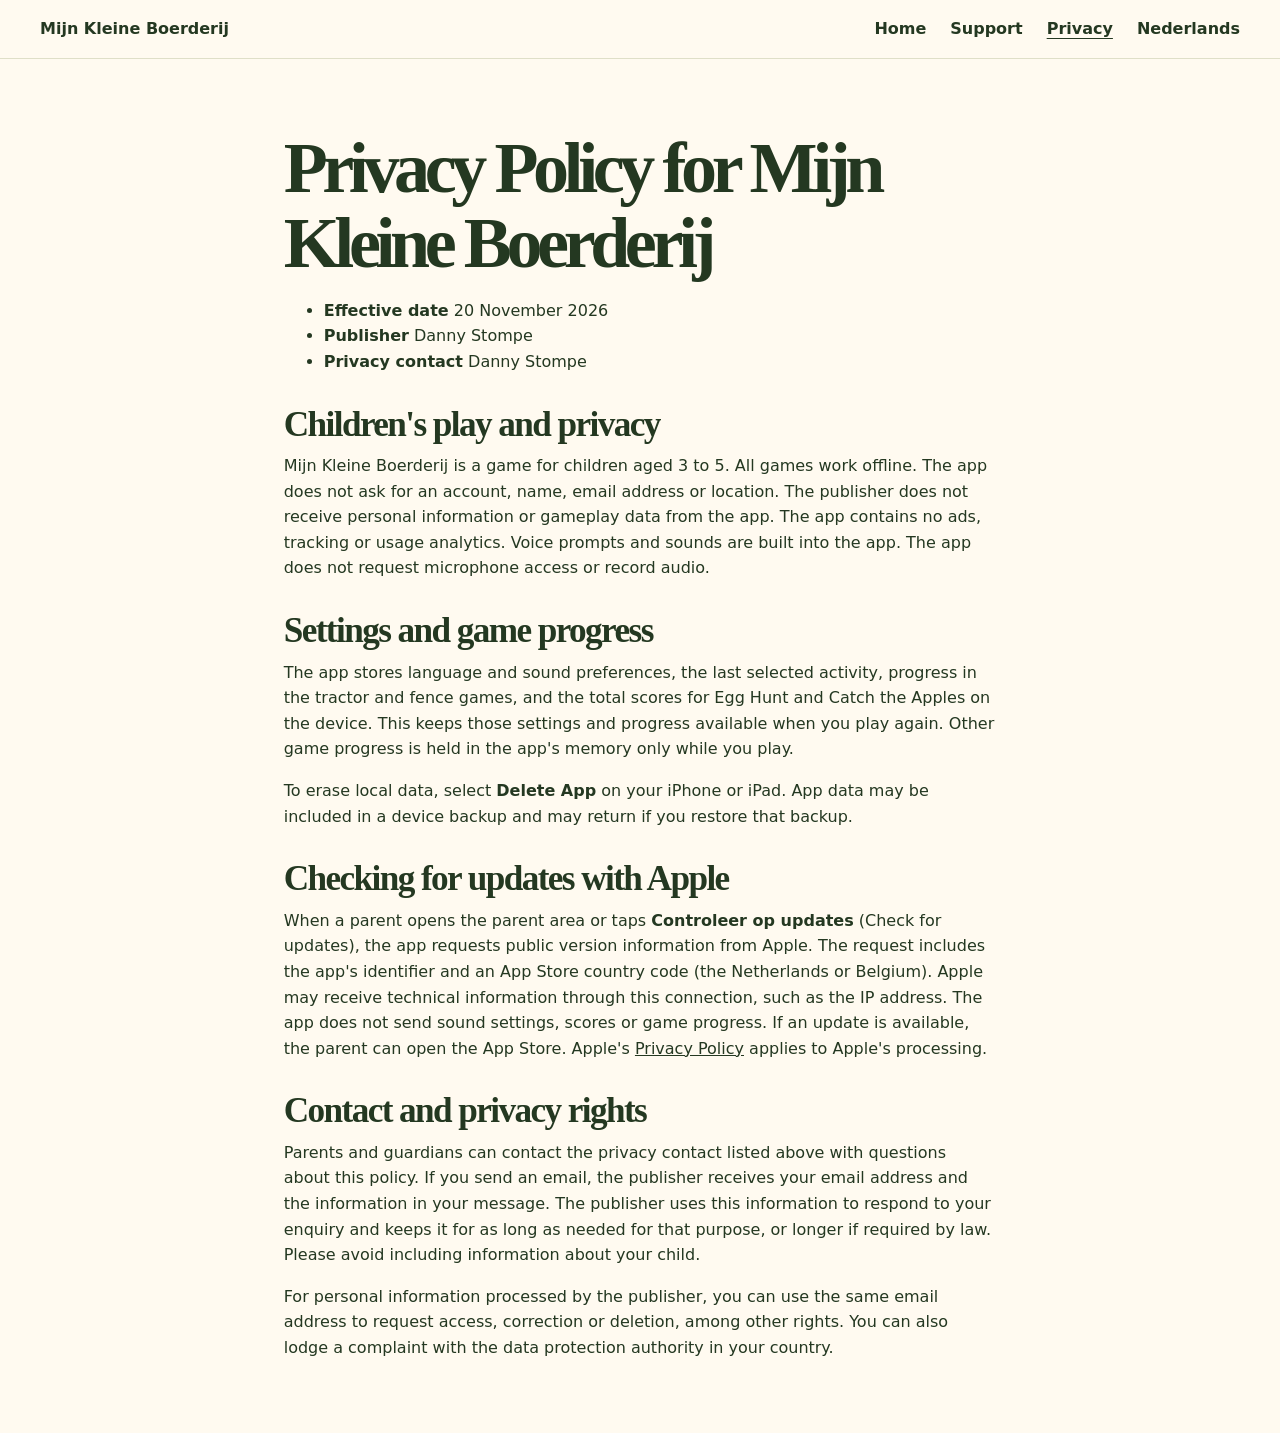
<file: gb/privacy.html>
<!doctype html>
<html lang="en-GB">
<head>
  <meta charset="utf-8">
  <meta name="viewport" content="width=device-width, initial-scale=1">
  <title>Privacy Policy for Mijn Kleine Boerderij</title>
  <link rel="stylesheet" href="styles.css">
</head>
<body>
  <header class="masthead">
    <div class="wrap">
      <a class="brand" href="index.html">Mijn Kleine Boerderij</a>
      <nav aria-label="Main navigation">
        <a href="index.html">Home</a>
        <a href="support.html">Support</a>
        <a href="privacy.html" aria-current="page">Privacy</a>
        <a href="../privacy.html" lang="nl">Nederlands</a>
      </nav>
    </div>
  </header>
  <main class="wrap article">
    <h1>Privacy Policy for Mijn Kleine Boerderij</h1>
    <ul>
      <li><strong>Effective date</strong> <time datetime="2026-11-20">20 November 2026</time></li>
      <li><strong>Publisher</strong> Danny Stompe</li>
      <li><strong>Privacy contact</strong> Danny Stompe</li>
    </ul>
    <h2>Children's play and privacy</h2>
    <p>Mijn Kleine Boerderij is a game for children aged 3 to 5. All games work offline. The app does not ask for an account, name, email address or location. The publisher does not receive personal information or gameplay data from the app. The app contains no ads, tracking or usage analytics. Voice prompts and sounds are built into the app. The app does not request microphone access or record audio.</p>
    <h2>Settings and game progress</h2>
    <p>The app stores language and sound preferences, the last selected activity, progress in the tractor and fence games, and the total scores for Egg Hunt and Catch the Apples on the device. This keeps those settings and progress available when you play again. Other game progress is held in the app's memory only while you play.</p>
    <p>To erase local data, select <strong>Delete App</strong> on your iPhone or iPad. App data may be included in a device backup and may return if you restore that backup.</p>
    <h2>Checking for updates with Apple</h2>
    <p>When a parent opens the parent area or taps <strong>Controleer op updates</strong> (Check for updates), the app requests public version information from Apple. The request includes the app's identifier and an App Store country code (the Netherlands or Belgium). Apple may receive technical information through this connection, such as the IP address. The app does not send sound settings, scores or game progress. If an update is available, the parent can open the App Store. Apple's <a href="https://www.apple.com/uk/legal/privacy/">Privacy Policy</a> applies to Apple's processing.</p>
    <h2>Contact and privacy rights</h2>
    <p>Parents and guardians can contact the privacy contact listed above with questions about this policy. If you send an email, the publisher receives your email address and the information in your message. The publisher uses this information to respond to your enquiry and keeps it for as long as needed for that purpose, or longer if required by law. Please avoid including information about your child.</p>
    <p>For personal information processed by the publisher, you can use the same email address to request access, correction or deletion, among other rights. You can also lodge a complaint with the data protection authority in your country.</p>
  </main>
</body>
</html>
</file>
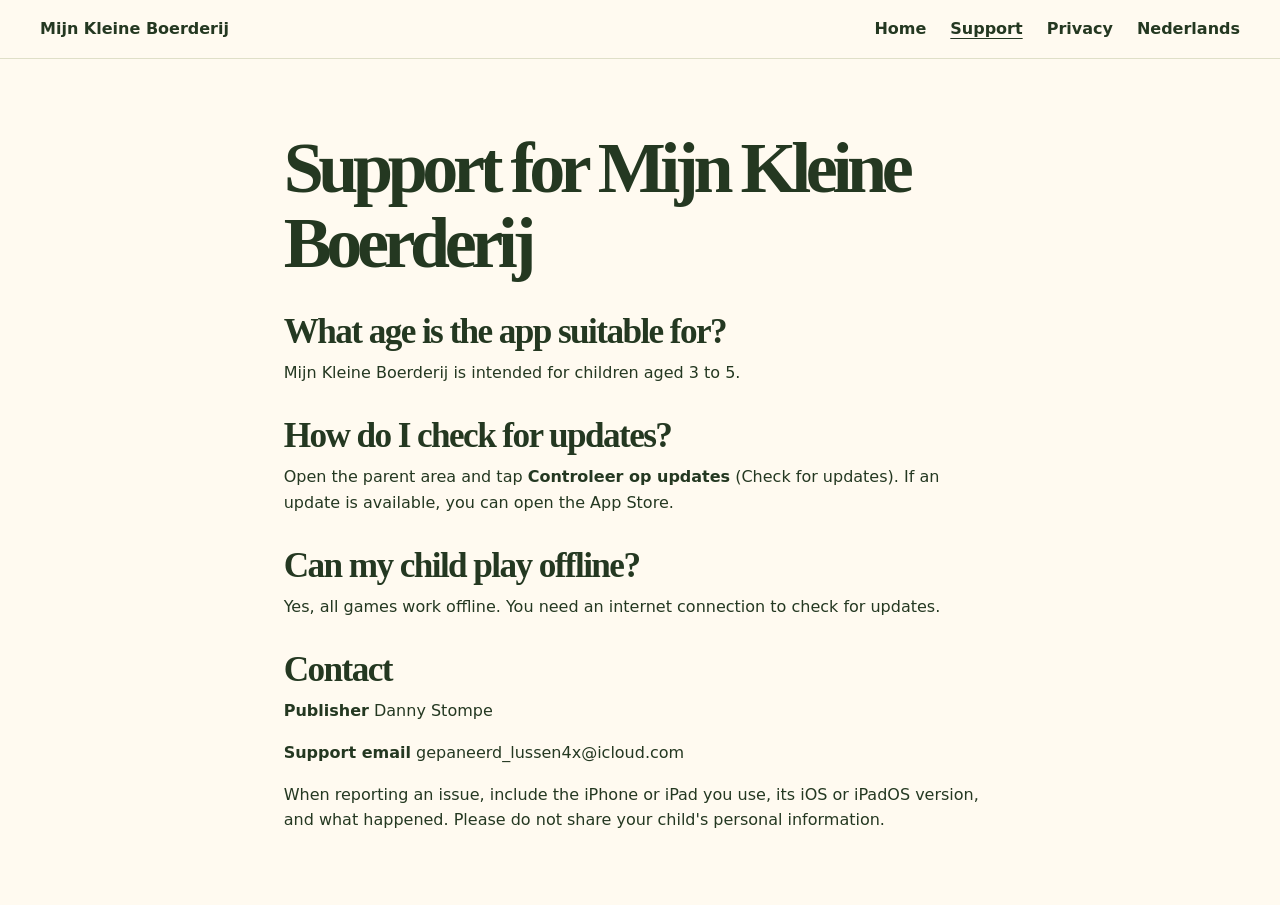
<file: gb/support.html>
<!doctype html>
<html lang="en-GB">
<head>
  <meta charset="utf-8">
  <meta name="viewport" content="width=device-width, initial-scale=1">
  <title>Support for Mijn Kleine Boerderij</title>
  <link rel="stylesheet" href="styles.css">
</head>
<body>
  <header class="masthead">
    <div class="wrap">
      <a class="brand" href="index.html">Mijn Kleine Boerderij</a>
      <nav aria-label="Main navigation">
        <a href="index.html">Home</a>
        <a href="support.html" aria-current="page">Support</a>
        <a href="privacy.html">Privacy</a>
        <a href="../support.html" lang="nl">Nederlands</a>
      </nav>
    </div>
  </header>
  <main class="wrap article">
    <h1>Support for Mijn Kleine Boerderij</h1>

    <h2>What age is the app suitable for?</h2>
    <p>Mijn Kleine Boerderij is intended for children aged 3 to 5.</p>

    <h2>How do I check for updates?</h2>
    <p>Open the parent area and tap <strong>Controleer op updates</strong> (Check for updates). If an update is available, you can open the App Store.</p>

    <h2>Can my child play offline?</h2>
    <p>Yes, all games work offline. You need an internet connection to check for updates.</p>

    <h2>Contact</h2>
    <p><strong>Publisher</strong> Danny Stompe</p>
    <p><strong>Support email</strong> gepaneerd_lussen4x@icloud.com</p>
    <p>When reporting an issue, include the iPhone or iPad you use, its iOS or iPadOS version, and what happened. Please do not share your child's personal information.</p>
  </main>
</body>
</html>
</file>
<file: styles.css>
:root {
  color-scheme: light;
  --ink: #243821;
  --muted: #465942;
  --cream: #fffaf0;
  --paper: #fffdf8;
  --green: #315e35;
  --line: #dfdfc8;
  --display: Georgia, serif;
}

*, *::before, *::after { box-sizing: border-box; }
html { scroll-behavior: smooth; }
body { margin: 0; background: var(--cream); color: var(--ink); font: 1rem/1.6 system-ui, sans-serif; }
img { display: block; max-width: 100%; }
a { color: inherit; }
a:focus-visible { outline: 3px solid #a24018; outline-offset: 5px; }
h1, h2, h3, p { margin: 0; }
h1, h2, h3 { font-family: var(--display); line-height: 1.05; }
h2 { font-size: clamp(2.3rem, 5vw, 4rem); letter-spacing: -.045em; }

.wrap { width: min(100% - 3rem, 75rem); margin-inline: auto; }
.masthead { border-bottom: 1px solid var(--line); }
.masthead .wrap, .footer .wrap { display: flex; align-items: center; justify-content: space-between; gap: 1rem; padding-block: 1rem; }
.brand { display: inline-flex; align-items: center; gap: .65rem; font-weight: 750; text-decoration: none; }
nav { display: flex; flex-wrap: wrap; gap: .5rem 1.5rem; font-weight: 650; }
nav a { text-decoration: none; }
nav a:hover, nav a[aria-current="page"], .footer a:hover { text-decoration: underline; text-underline-offset: .22em; }

.hero { display: grid; grid-template-columns: .78fr 1.22fr; align-items: center; gap: clamp(1.5rem, 4vw, 4rem); padding-block: clamp(2rem, 6vw, 5.5rem); }
.hero .platform { color: var(--green); font-weight: 750; margin-bottom: .85rem; }
h1 { font-size: clamp(3.35rem, 7vw, 6.4rem); letter-spacing: -.075em; }
.hero p:not(.platform) { color: var(--muted); font-size: clamp(1.075rem, 2vw, 1.24rem); max-width: 32ch; margin-block: 1.25rem 1.65rem; }
.hero-actions { display: flex; flex-wrap: wrap; gap: .75rem; }
.button { display: inline-block; padding: .75rem 1.2rem; border-radius: 100vw; background: var(--green); color: white; text-decoration: none; font-weight: 750; }
.button:hover { background: #244929; }
.hero-image { overflow: hidden; border-radius: 1.35rem; border: .4rem solid var(--paper); background: #b5dded; box-shadow: 0 18px 40px #34442f24; }
.hero-image img { width: 100%; height: auto; }

.games { padding-block: clamp(2.5rem, 6vw, 5rem); border-block: 1px solid var(--line); background: #edf2dc; }
.games h2 { margin-bottom: 1.5rem; }
.games-intro { max-width: 65ch; margin: 0 0 1.5rem; color: var(--muted); }
.game-grid { display: grid; grid-template-columns: repeat(3, minmax(0, 1fr)); gap: 1.15rem; }
.game { overflow: hidden; min-width: 0; border-radius: 1rem; border: 1px solid #d6dfc6; background: var(--paper); }
.game img { width: 100%; height: auto; aspect-ratio: 2.17; object-fit: cover; object-position: center 42%; }
.game div { padding: .9rem 1rem 1.05rem; }
.game h3 { font-size: 1.45rem; }
.game p { margin-top: .35rem; color: var(--muted); }
.game:first-child { grid-column: span 2; display: grid; grid-template-columns: 1.3fr 1fr; align-items: center; background: #f8e6b8; }
.game:first-child img { height: 100%; object-fit: cover; }
.game:first-child h3 { font-size: clamp(1.5rem, 3vw, 2rem); }

.preview { display: grid; grid-template-columns: .65fr 1.35fr; align-items: center; gap: clamp(1rem, 5vw, 4rem); padding-block: clamp(2.5rem, 6vw, 5rem); }
.preview video { display: block; width: 100%; height: auto; border-radius: 1rem; background: var(--ink); }
.preview p { margin-block: 1rem; color: var(--muted); }
.parents { padding-block: clamp(2.5rem, 5vw, 4rem); background: #254528; color: #fffdf4; }
.parents .wrap { display: grid; grid-template-columns: .8fr 1.2fr; gap: 1.5rem; }
.parents h3 { font-size: 1.4rem; }
.parent-details { display: grid; grid-template-columns: repeat(2, minmax(0, 1fr)); gap: 1.3rem; }
.parent-details p { margin-top: .35rem; color: #f0f3e4; }
.footer a { text-decoration: none; }

@media (max-width: 51rem) {
  .hero, .preview, .parents .wrap { grid-template-columns: 1fr; }
  .game-grid { grid-template-columns: repeat(2, minmax(0, 1fr)); }
}

@media (max-width: 34rem) {
  .wrap { width: calc(100% - 2rem); }
  .masthead .wrap { align-items: flex-start; flex-direction: column; }
  .game-grid, .game:first-child, .parent-details { grid-template-columns: 1fr; }
  .game:first-child { grid-column: auto; }
  .game:first-child img { height: auto; }
  .footer .wrap { flex-wrap: wrap; }
}

@media (prefers-reduced-motion: reduce) { html { scroll-behavior: auto; } }
.article { max-width: 70ch; padding-block: clamp(2rem, 6vw, 4.5rem); }
.article h1 { font-size: clamp(2.6rem, 6vw, 4.5rem); overflow-wrap: anywhere; }
.article h2 { margin-block: 2rem .6rem; font-size: clamp(1.55rem, 4vw, 2.2rem); }
.article p + p { margin-top: 1rem; }
</file>
<file: gb/styles.css>
:root {
  color-scheme: light;
  --ink: #243821;
  --muted: #465942;
  --cream: #fffaf0;
  --paper: #fffdf8;
  --green: #315e35;
  --line: #dfdfc8;
  --display: Georgia, serif;
}

*, *::before, *::after { box-sizing: border-box; }
html { scroll-behavior: smooth; }
body { margin: 0; background: var(--cream); color: var(--ink); font: 1rem/1.6 system-ui, sans-serif; }
img { display: block; max-width: 100%; }
a { color: inherit; }
a:focus-visible { outline: 3px solid #a24018; outline-offset: 5px; }
h1, h2, h3, p { margin: 0; }
h1, h2, h3 { font-family: var(--display); line-height: 1.05; }
h2 { font-size: clamp(2.3rem, 5vw, 4rem); letter-spacing: -.045em; }

.wrap { width: min(100% - 3rem, 75rem); margin-inline: auto; }
.masthead { border-bottom: 1px solid var(--line); }
.masthead .wrap, .footer .wrap { display: flex; align-items: center; justify-content: space-between; gap: 1rem; padding-block: 1rem; }
.brand { display: inline-flex; align-items: center; gap: .65rem; font-weight: 750; text-decoration: none; }
nav { display: flex; flex-wrap: wrap; gap: .5rem 1.5rem; font-weight: 650; }
nav a { text-decoration: none; }
nav a:hover, nav a[aria-current="page"], .footer a:hover { text-decoration: underline; text-underline-offset: .22em; }

.hero { display: grid; grid-template-columns: .78fr 1.22fr; align-items: center; gap: clamp(1.5rem, 4vw, 4rem); padding-block: clamp(2rem, 6vw, 5.5rem); }
.hero .platform { color: var(--green); font-weight: 750; margin-bottom: .85rem; }
h1 { font-size: clamp(3.35rem, 7vw, 6.4rem); letter-spacing: -.075em; }
.hero p:not(.platform) { color: var(--muted); font-size: clamp(1.075rem, 2vw, 1.24rem); max-width: 32ch; margin-block: 1.25rem 1.65rem; }
.hero-actions { display: flex; flex-wrap: wrap; gap: .75rem; }
.button { display: inline-block; padding: .75rem 1.2rem; border-radius: 100vw; background: var(--green); color: white; text-decoration: none; font-weight: 750; }
.button:hover { background: #244929; }
.hero-image { overflow: hidden; border-radius: 1.35rem; border: .4rem solid var(--paper); background: #b5dded; box-shadow: 0 18px 40px #34442f24; }
.hero-image img { width: 100%; height: auto; }

.games { padding-block: clamp(2.5rem, 6vw, 5rem); border-block: 1px solid var(--line); background: #edf2dc; }
.games h2 { margin-bottom: 1.5rem; }
.games-intro { max-width: 65ch; margin: 0 0 1.5rem; color: var(--muted); }
.game-grid { display: grid; grid-template-columns: repeat(3, minmax(0, 1fr)); gap: 1.15rem; }
.game { overflow: hidden; min-width: 0; border-radius: 1rem; border: 1px solid #d6dfc6; background: var(--paper); }
.game img { width: 100%; height: auto; aspect-ratio: 2.17; object-fit: cover; object-position: center 42%; }
.game div { padding: .9rem 1rem 1.05rem; }
.game h3 { font-size: 1.45rem; }
.game p { margin-top: .35rem; color: var(--muted); }
.game:first-child { grid-column: span 2; display: grid; grid-template-columns: 1.3fr 1fr; align-items: center; background: #f8e6b8; }
.game:first-child img { height: 100%; object-fit: cover; }
.game:first-child h3 { font-size: clamp(1.5rem, 3vw, 2rem); }

.preview { display: grid; grid-template-columns: .65fr 1.35fr; align-items: center; gap: clamp(1rem, 5vw, 4rem); padding-block: clamp(2.5rem, 6vw, 5rem); }
.preview video { display: block; width: 100%; height: auto; border-radius: 1rem; background: var(--ink); }
.preview p { margin-block: 1rem; color: var(--muted); }
.parents { padding-block: clamp(2.5rem, 5vw, 4rem); background: #254528; color: #fffdf4; }
.parents .wrap { display: grid; grid-template-columns: .8fr 1.2fr; gap: 1.5rem; }
.parents h3 { font-size: 1.4rem; }
.parent-details { display: grid; grid-template-columns: repeat(2, minmax(0, 1fr)); gap: 1.3rem; }
.parent-details p { margin-top: .35rem; color: #f0f3e4; }
.footer a { text-decoration: none; }

@media (max-width: 51rem) {
  .hero, .preview, .parents .wrap { grid-template-columns: 1fr; }
  .game-grid { grid-template-columns: repeat(2, minmax(0, 1fr)); }
}

@media (max-width: 34rem) {
  .wrap { width: calc(100% - 2rem); }
  .masthead .wrap { align-items: flex-start; flex-direction: column; }
  .game-grid, .game:first-child, .parent-details { grid-template-columns: 1fr; }
  .game:first-child { grid-column: auto; }
  .game:first-child img { height: auto; }
  .footer .wrap { flex-wrap: wrap; }
}

@media (prefers-reduced-motion: reduce) { html { scroll-behavior: auto; } }
.article { max-width: 70ch; padding-block: clamp(2rem, 6vw, 4.5rem); }
.article h1 { font-size: clamp(2.6rem, 6vw, 4.5rem); overflow-wrap: anywhere; }
.article h2 { margin-block: 2rem .6rem; font-size: clamp(1.55rem, 4vw, 2.2rem); }
.article p + p { margin-top: 1rem; }
</file>
